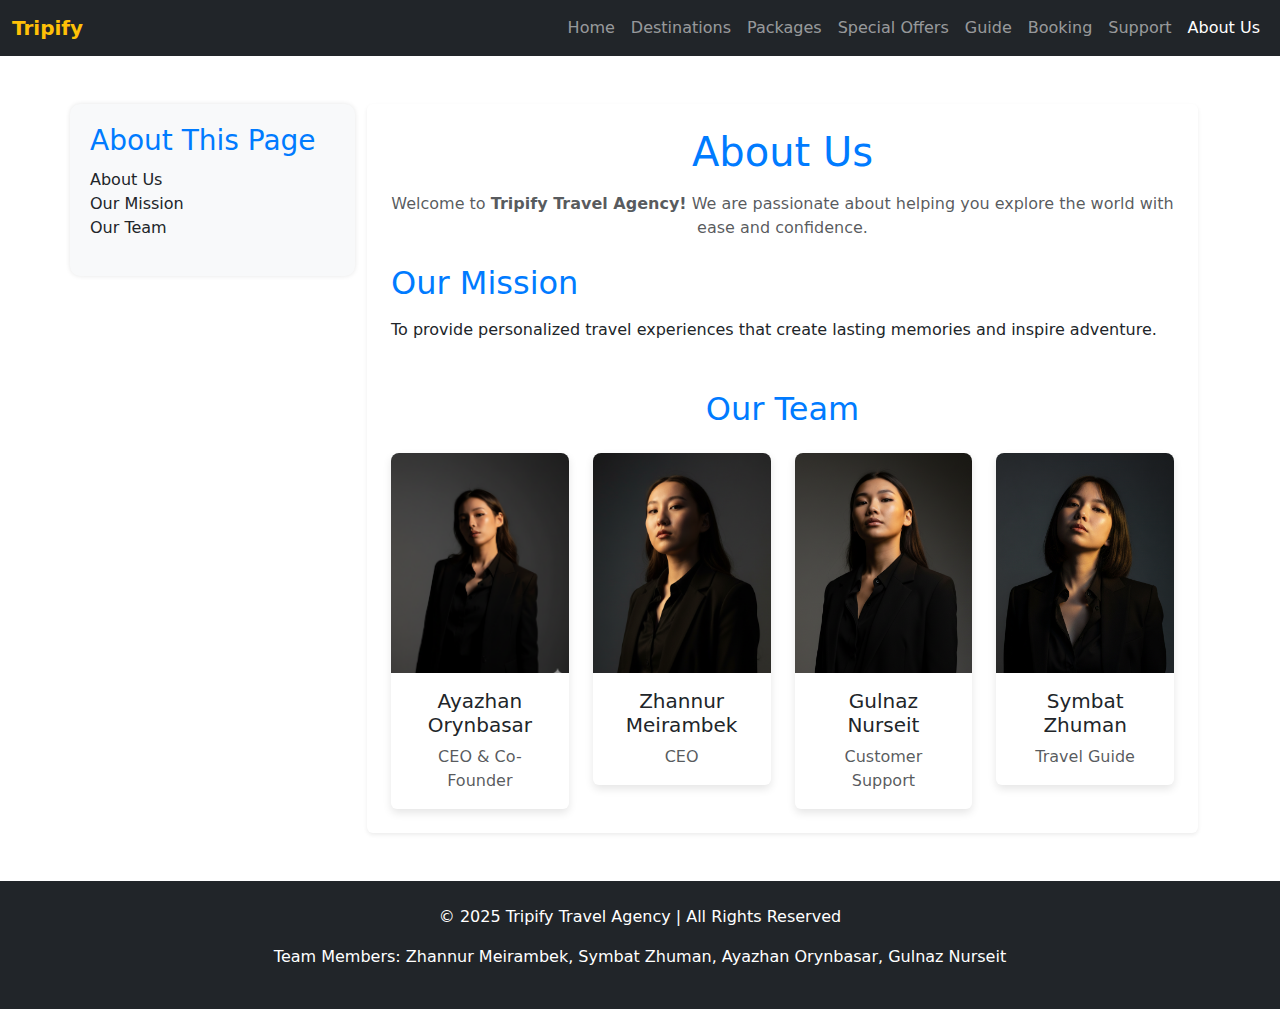
<file: aboutus.html>
<!DOCTYPE html>
<html lang="en">
<head>
  <meta charset="UTF-8" />
  <meta name="viewport" content="width=device-width, initial-scale=1" />
  <title>About Us - Tripify Travel Guide</title>

  <!-- Bootstrap -->
  <link href="https://cdn.jsdelivr.net/npm/bootstrap@5.3.3/dist/css/bootstrap.min.css" rel="stylesheet">

  <style>
    body {
      background-color: #ffffff;
    }

    h1, h2 {
      color: #007bff;
    }

    /* Sidebar style */
    .sidebar {
      background-color: #f8f9fa;
      border-radius: 10px;
      padding: 20px;
      box-shadow: 0 0 5px rgba(0, 0, 0, 0.1);
      height: fit-content;
    }

    .sidebar h3 {
      color: #007bff;
      margin-bottom: 10px;
    }

    /* Team cards */
    .card img {
      height: 220px;
      object-fit: cover;
      border-radius: 8px 8px 0 0;
    }

    .card {
      border: none;
      box-shadow: 0 4px 8px rgba(0,0,0,0.1);
      transition: transform 0.3s ease;
    }

    .card:hover {
      transform: translateY(-5px);
    }

    @media (max-width: 768px) {
      h1 { font-size: 1.8rem; }
      h2 { font-size: 1.4rem; }
    }

    @media (max-width: 576px) {
      h1 { font-size: 1.5rem; }
      h2 { font-size: 1.2rem; }
    }
  </style>
</head>

<body>
  <!-- Navbar -->
  <nav class="navbar navbar-expand-lg navbar-dark bg-dark">
    <div class="container-fluid">
      <a class="navbar-brand fw-bold text-warning" href="#">Tripify</a>
      <button class="navbar-toggler" type="button" data-bs-toggle="collapse" data-bs-target="#navbarNav"
        aria-controls="navbarNav" aria-expanded="false" aria-label="Toggle navigation">
        <span class="navbar-toggler-icon"></span>
      </button>
      <div class="collapse navbar-collapse justify-content-end" id="navbarNav">
        <ul class="navbar-nav">
          <li class="nav-item"><a class="nav-link" href="index.html">Home</a></li>
          <li class="nav-item"><a class="nav-link" href="destination.html">Destinations</a></li>
          <li class="nav-item"><a class="nav-link" href="packages.html">Packages</a></li>
          <li class="nav-item"><a class="nav-link" href="offers.html">Special Offers</a></li>
          <li class="nav-item"><a class="nav-link" href="guide.html">Guide</a></li>
          <li class="nav-item"><a class="nav-link" href="booking.html">Booking</a></li>
          <li class="nav-item"><a class="nav-link" href="support.html">Support</a></li>
          <li class="nav-item"><a class="nav-link active" href="aboutus.html">About Us</a></li>
        </ul>
      </div>
    </div>
  </nav>

  <!-- Main Layout -->
  <div class="container my-5">
    <div class="row">
      <!-- Sidebar -->
      <aside class="col-lg-3 col-md-4 mb-4 sidebar">
        <h3>About This Page</h3>
        <ul class="list-unstyled">
          <li>About Us</li>
          <li>Our Mission</li>
          <li>Our Team</li>
        </ul>
      </aside>

      <!-- Content -->
      <main class="col-lg-9 col-md-8">
        <section class="p-4 bg-white rounded shadow-sm">
          <h1 class="mb-3 text-center">About Us</h1>
          <p class="text-muted text-center">Welcome to <strong>Tripify Travel Agency!</strong> We are passionate about helping you explore the world with ease and confidence.</p>

          <h2 class="mt-4 mb-3">Our Mission</h2>
          <p>To provide personalized travel experiences that create lasting memories and inspire adventure.</p>

          <h2 class="mt-5 mb-4 text-center">Our Team</h2>
          <div class="row g-4">
            <div class="col-lg-3 col-md-6 col-sm-6">
              <div class="card text-center">
                <img src="images/ayazhan.png.png" alt="Ayazhan">
                <div class="card-body">
                  <h5 class="card-title">Ayazhan Orynbasar</h5>
                  <p class="card-text text-muted">CEO & Co-Founder</p>
                </div>
              </div>
            </div>

            <div class="col-lg-3 col-md-6 col-sm-6">
              <div class="card text-center">
                <img src="images/zhannur.png.png" alt="Zhannur">
                <div class="card-body">
                  <h5 class="card-title">Zhannur Meirambek</h5>
                  <p class="card-text text-muted">CEO</p>
                </div>
              </div>
            </div>

            <div class="col-lg-3 col-md-6 col-sm-6">
              <div class="card text-center">
                <img src="images/gulnaz.png.png" alt="Gulnaz">
                <div class="card-body">
                  <h5 class="card-title">Gulnaz Nurseit</h5>
                  <p class="card-text text-muted">Customer Support</p>
                </div>
              </div>
            </div>

            <div class="col-lg-3 col-md-6 col-sm-6">
              <div class="card text-center">
                <img src="images/symbat.png.png" alt="Symbat">
                <div class="card-body">
                  <h5 class="card-title">Symbat Zhuman</h5>
                  <p class="card-text text-muted">Travel Guide</p>
                </div>
              </div>
            </div>
          </div>
        </section>
      </main>
    </div>
  </div>

  <!-- Footer -->
  <footer class="bg-dark text-white text-center py-4 mt-5">
    <div class="container">
      <p>&copy; 2025 Tripify Travel Agency | All Rights Reserved</p>
      <p>Team Members: Zhannur Meirambek, Symbat Zhuman, Ayazhan Orynbasar, Gulnaz Nurseit</p>
    </div>
  </footer>

  <!-- Bootstrap JS -->
  <script src="https://cdn.jsdelivr.net/npm/bootstrap@5.3.3/dist/js/bootstrap.bundle.min.js"></script>
</body>
</html>
</file>
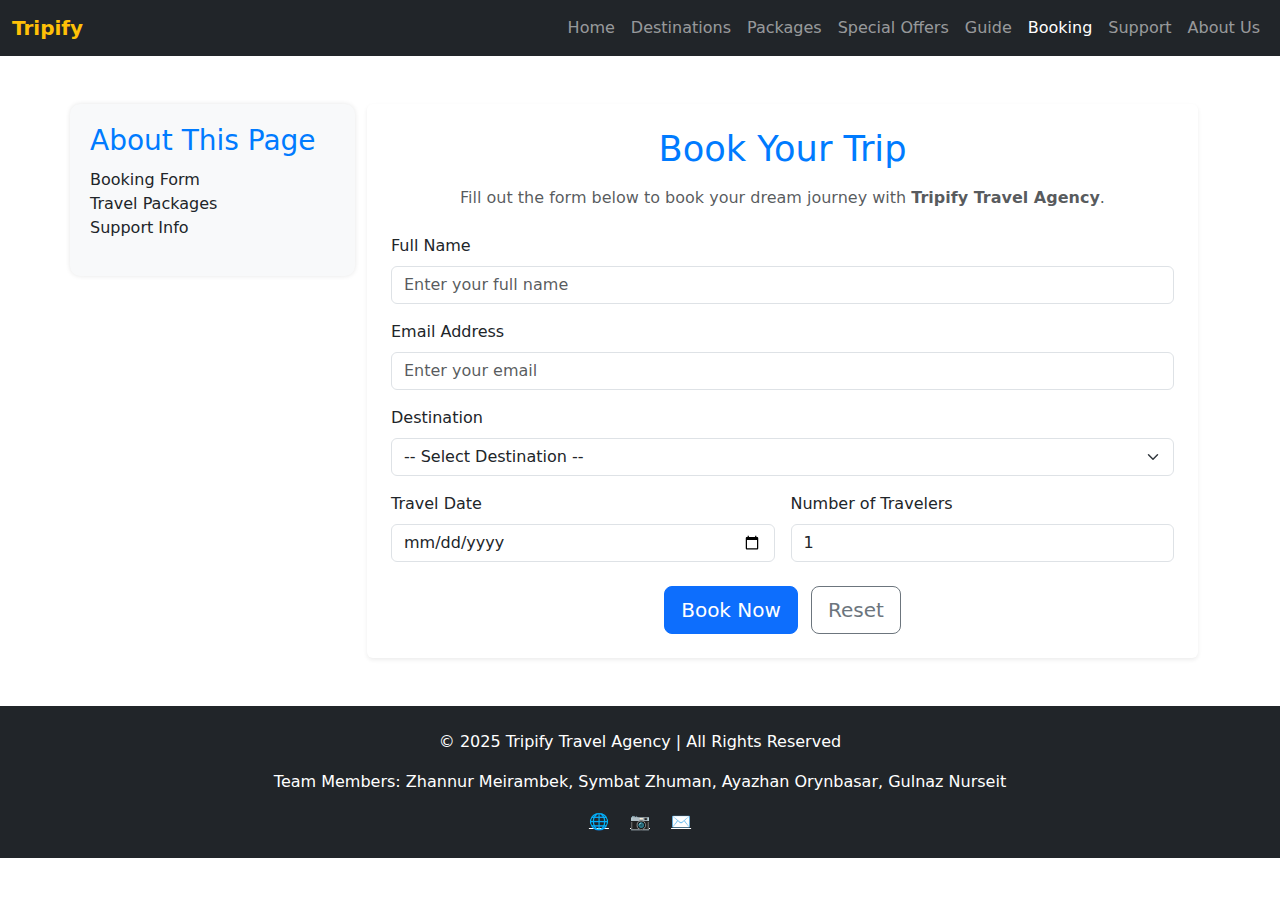
<file: booking.html>
<!DOCTYPE html>
<html lang="en">
<head>
  <meta charset="UTF-8" />
  <meta name="viewport" content="width=device-width, initial-scale=1" />
  <title>Booking - Tripify Travel Guide</title>

  <!-- ✅ Bootstrap CSS -->
  <link href="https://cdn.jsdelivr.net/npm/bootstrap@5.3.3/dist/css/bootstrap.min.css" rel="stylesheet">

  <style>
    body {
      background-color: #ffffff;
    }

    h1, h2, h3 {
      color: #007bff;
    }

    /* ✅ Sidebar Styling (same as About Us) */
    .sidebar {
      background-color: #f8f9fa;
      border-radius: 10px;
      padding: 20px;
      box-shadow: 0 0 5px rgba(0, 0, 0, 0.1);
      height: fit-content;
    }

    .sidebar h3 {
      color: #007bff;
      margin-bottom: 10px;
    }

    /* ✅ Responsive Typography */
    h1 { font-size: 2.2rem; }
    label, p { font-size: 1rem; }

    @media (max-width: 768px) {
      h1 { font-size: 1.8rem; }
      label, p { font-size: 0.95rem; }
    }

    @media (max-width: 576px) {
      h1 { font-size: 1.5rem; }
      label, p { font-size: 0.9rem; }
    }
  </style>
</head>

<body>
  <!-- ✅ Bootstrap Navbar -->
  <nav class="navbar navbar-expand-lg navbar-dark bg-dark">
    <div class="container-fluid">
      <a class="navbar-brand fw-bold text-warning" href="#">Tripify</a>
      <button class="navbar-toggler" type="button" data-bs-toggle="collapse" data-bs-target="#navbarNav"
        aria-controls="navbarNav" aria-expanded="false" aria-label="Toggle navigation">
        <span class="navbar-toggler-icon"></span>
      </button>

      <div class="collapse navbar-collapse justify-content-end" id="navbarNav">
        <ul class="navbar-nav">
          <li class="nav-item"><a class="nav-link" href="index.html">Home</a></li>
          <li class="nav-item"><a class="nav-link" href="destination.html">Destinations</a></li>
          <li class="nav-item"><a class="nav-link" href="packages.html">Packages</a></li>
          <li class="nav-item"><a class="nav-link" href="offers.html">Special Offers</a></li>
          <li class="nav-item"><a class="nav-link" href="guide.html">Guide</a></li>
          <li class="nav-item"><a class="nav-link active" href="booking.html">Booking</a></li>
          <li class="nav-item"><a class="nav-link" href="support.html">Support</a></li>
          <li class="nav-item"><a class="nav-link" href="aboutus.html">About Us</a></li>
        </ul>
      </div>
    </div>
  </nav>

  <!-- ✅ Main Layout -->
  <div class="container my-5">
    <div class="row">
      <!-- Sidebar -->
      <aside class="col-lg-3 col-md-4 mb-4 sidebar">
        <h3>About This Page</h3>
        <ul class="list-unstyled">
          <li>Booking Form</li>
          <li>Travel Packages</li>
          <li>Support Info</li>
        </ul>
      </aside>

      <!-- Main Booking Section -->
      <main class="col-lg-9 col-md-8">
        <section class="p-4 bg-white rounded shadow-sm">
          <h1 class="text-center mb-3">Book Your Trip</h1>
          <p class="text-center text-muted mb-4">
            Fill out the form below to book your dream journey with <strong>Tripify Travel Agency</strong>.
          </p>

          <!-- ✅ Bootstrap Booking Form -->
          <form class="mt-3">
            <div class="mb-3">
              <label for="name" class="form-label">Full Name</label>
              <input type="text" class="form-control" id="name" placeholder="Enter your full name" required>
            </div>

            <div class="mb-3">
              <label for="email" class="form-label">Email Address</label>
              <input type="email" class="form-control" id="email" placeholder="Enter your email" required>
            </div>

            <div class="mb-3">
              <label for="destination" class="form-label">Destination</label>
              <select id="destination" class="form-select" required>
                <option value="">-- Select Destination --</option>
                <option value="tokyo">Tokyo</option>
                <option value="sydney">Sydney</option>
                <option value="dubai">Dubai</option>
                <option value="paris">Paris</option>
                <option value="maldives">Maldives</option>
                <option value="rome">Rome</option>
                <option value="istanbul">Istanbul</option>
                <option value="newyork">New York</option>
              </select>
            </div>

            <div class="row g-3">
              <div class="col-md-6">
                <label for="date" class="form-label">Travel Date</label>
                <input type="date" class="form-control" id="date" required>
              </div>

              <div class="col-md-6">
                <label for="people" class="form-label">Number of Travelers</label>
                <input type="number" class="form-control" id="people" min="1" max="20" value="1" required>
              </div>
            </div>

            <div class="mt-4 text-center">
              <button type="submit" class="btn btn-primary btn-lg">Book Now</button>
              <button type="reset" class="btn btn-outline-secondary btn-lg ms-2">Reset</button>
            </div>
          </form>
        </section>
      </main>
    </div>
  </div>

  <!-- ✅ Footer -->
  <footer class="bg-dark text-white text-center py-4 mt-5">
    <div class="container">
      <p>&copy; 2025 Tripify Travel Agency | All Rights Reserved</p>
      <p>Team Members: Zhannur Meirambek, Symbat Zhuman, Ayazhan Orynbasar, Gulnaz Nurseit</p>
      <div>
        <a href="#" class="text-white mx-2">🌐</a>
        <a href="#" class="text-white mx-2">📷</a>
        <a href="#" class="text-white mx-2">✉️</a>
      </div>
    </div>
  </footer>

  <!-- ✅ Bootstrap JS -->
  <script src="https://cdn.jsdelivr.net/npm/bootstrap@5.3.3/dist/js/bootstrap.bundle.min.js"></script>
</body>
</html>
</file>
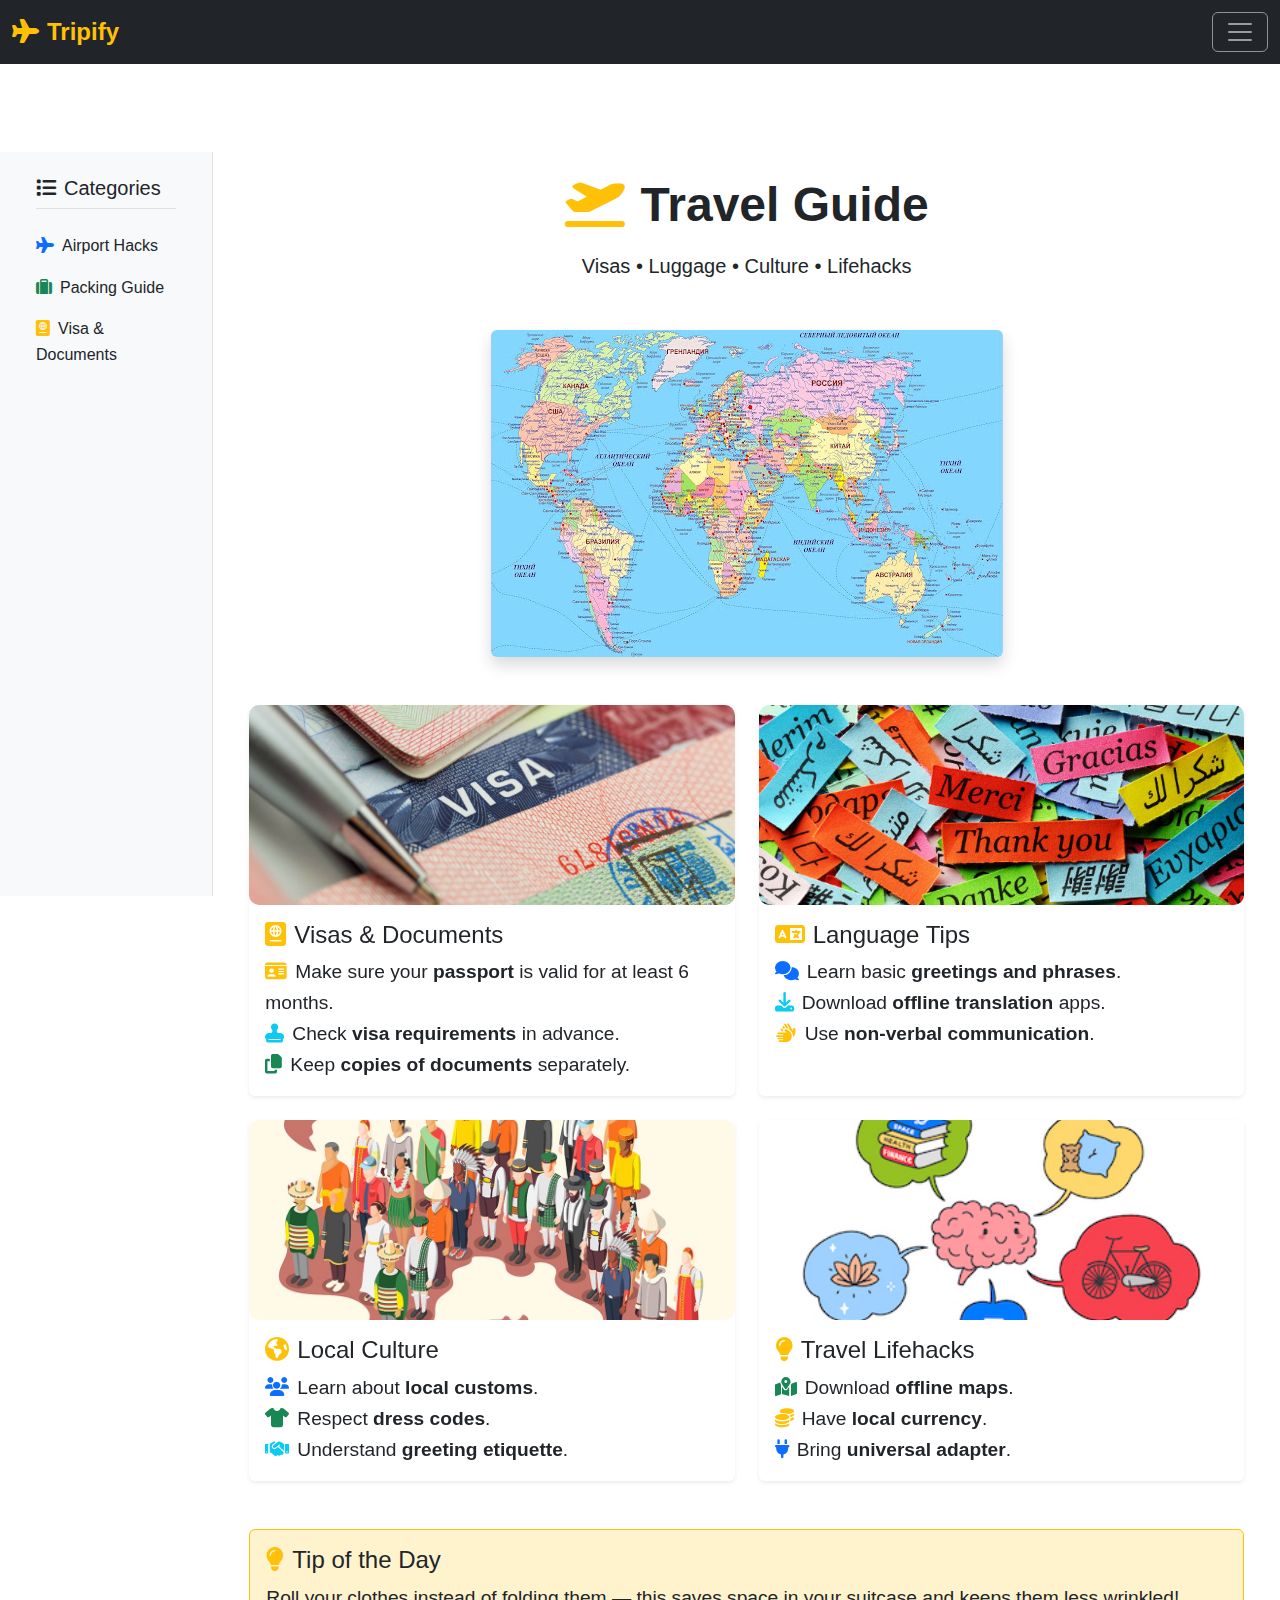
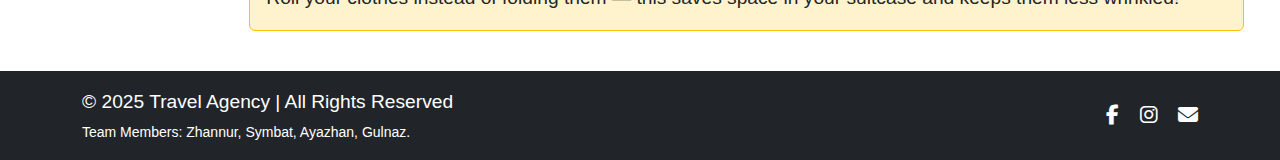
<file: guide.html>
<!DOCTYPE html>
<html lang="en">
<head>
  <meta charset="UTF-8">
  <meta name="viewport" content="width=device-width, initial-scale=1.0">
  <title>Travel Guide - Tripify</title>
  <!-- Bootstrap CSS -->
  <link href="https://cdn.jsdelivr.net/npm/bootstrap@5.3.2/dist/css/bootstrap.min.css" rel="stylesheet">
  <!-- Font Awesome -->
  <link rel="stylesheet" href="https://cdnjs.cloudflare.com/ajax/libs/font-awesome/6.5.0/css/all.min.css">
  <link rel="stylesheet" href="style.css">
</head>
<body class="d-flex flex-column min-vh-100">
  <!-- Navigation - ФИКСИРОВАННАЯ -->
<nav class="navbar navbar-dark bg-dark fixed-top">
    <div class="container-fluid">
      <a class="navbar-brand fw-bold text-warning" href="#">
        <i class="fas fa-plane me-2"></i>Tripify
      </a>
      <!-- БУРГЕР МЕНЮ - ВСЕГДА ВИДИМ -->
      <button class="navbar-toggler" type="button" data-bs-toggle="collapse" data-bs-target="#navbarContent" 
              aria-controls="navbarContent" aria-expanded="false" aria-label="Toggle navigation">
        <span class="navbar-toggler-icon"></span>
      </button>
      <div class="collapse navbar-collapse text-end" id="navbarContent">
        <ul class="navbar-nav ms-auto">
          <li class="nav-item"><a class="nav-link text-white" href="index.html">Home</a></li>
          <li class="nav-item"><a class="nav-link text-white" href="destination.html">Destinations</a></li>
          <li class="nav-item"><a class="nav-link text-white" href="packages.html">Packages</a></li>
          <li class="nav-item"><a class="nav-link text-white" href="offers.html">Special Offers</a></li>
          <li class="nav-item"><a class="nav-link text-white active" href="guide.html">Guide</a></li>
          <li class="nav-item"><a class="nav-link text-white" href="booking.html">Booking</a></li>
          <li class="nav-item"><a class="nav-link text-white" href="support.html">Support</a></li>
          <li class="nav-item"><a class="nav-link text-white" href="aboutus.html">About Us</a></li>
        </ul>
      </div>
    </div>
  </nav>

  <!-- Main Content with Padding for Fixed Navbar -->
  <main class="flex-grow-1" style="padding-top: 76px;">
    <div class="container-fluid">
      <div class="row">
        <!-- Sidebar -->
        <aside class="col-lg-2 col-md-3 bg-light sidebar-fullheight">
          <div class="p-4">
            <h3 class="h5 mb-4 text-dark border-bottom pb-2">
              <i class="fas fa-list me-2"></i>Categories
            </h3>
            <ul class="list-unstyled">
              <li class="mb-3">
                <a href="#" class="text-dark text-decoration-none">
                  <i class="fas fa-plane text-primary me-2"></i>Airport Hacks
                </a>
              </li>
              <li class="mb-3">
                <a href="#" class="text-dark text-decoration-none">
                  <i class="fas fa-suitcase text-success me-2"></i>Packing Guide
                </a>
              </li>
              <li class="mb-3">
                <a href="#" class="text-dark text-decoration-none">
                  <i class="fas fa-passport text-warning me-2"></i>Visa & Documents
                </a>
              </li>
            </ul>
          </div>
        </aside>

        <!-- Main Content -->
        <div class="col-lg-10 col-md-9">
          <div class="p-4">
            <!-- Header -->
            <section class="text-center mb-5">
              <h1 class="display-5 fw-bold text-dark mb-3">
                <i class="fas fa-plane-departure text-warning me-3"></i>Travel Guide
              </h1>
              <p class="lead text-dark">Visas • Luggage • Culture • Lifehacks</p>
            </section>

            <!-- Hero Image -->
            <section class="text-center mb-5">
              <img src="images/unnamed karta.jpg" alt="Travel Map" class="img-fluid rounded shadow" style="max-height: 400px; width: auto;">
            </section>
            
            <!-- Cards Grid -->
            <div class="row g-4">
              <!-- Visas Card -->
              <div class="col-xl-6 col-lg-6">
                <div class="card h-100 shadow-sm border-0">
                  <img src="images/паспорт.png" class="card-img-top" alt="Visas" style="height: 200px; object-fit: cover;">
                  <div class="card-body">
                    <h2 class="card-title h4 text-dark">
                      <i class="fas fa-passport text-warning me-2"></i>Visas & Documents
                    </h2>
                    <p class="card-text text-dark">
                      <i class="fas fa-id-card text-warning me-2"></i>Make sure your <b>passport</b> is valid for at least 6 months.<br>
                      <i class="fas fa-stamp text-info me-2"></i>Check <b>visa requirements</b> in advance.<br>
                      <i class="fas fa-copy text-success me-2"></i>Keep <b>copies of documents</b> separately.
                    </p>
                  </div>
                </div>
              </div>

              <!-- Language Card -->
              <div class="col-xl-6 col-lg-6">
                <div class="card h-100 shadow-sm border-0">
                  <img src="images/иностранные-языки.jpg" class="card-img-top" alt="Language" style="height: 200px; object-fit: cover;">
                  <div class="card-body">
                    <h2 class="card-title h4 text-dark">
                      <i class="fas fa-language text-warning me-2"></i>Language Tips
                    </h2>
                    <p class="card-text text-dark">
                      <i class="fas fa-comments text-primary me-2"></i>Learn basic <b>greetings and phrases</b>.<br>
                      <i class="fas fa-download text-info me-2"></i>Download <b>offline translation</b> apps.<br>
                      <i class="fas fa-hands text-warning me-2"></i>Use <b>non-verbal communication</b>.
                    </p>
                  </div>
                </div>
              </div>

              <!-- Culture Card -->
              <div class="col-xl-6 col-lg-6">
                <div class="card h-100 shadow-sm border-0">
                  <img src="images/Cultural.jpg" class="card-img-top" alt="Culture" style="height: 200px; object-fit: cover;">
                  <div class="card-body">
                    <h2 class="card-title h4 text-dark">
                      <i class="fas fa-globe-americas text-warning me-2"></i>Local Culture
                    </h2>
                    <p class="card-text text-dark">
                      <i class="fas fa-users text-primary me-2"></i>Learn about <b>local customs</b>.<br>
                      <i class="fas fa-tshirt text-success me-2"></i>Respect <b>dress codes</b>.<br>
                      <i class="fas fa-handshake text-info me-2"></i>Understand <b>greeting etiquette</b>.
                    </p>
                  </div>
                </div>
              </div>

              <!-- Lifehacks Card -->
              <div class="col-xl-6 col-lg-6">
                <div class="card h-100 shadow-sm border-0">
                  <img src="images/лайфхак.jpg" class="card-img-top" alt="Lifehacks" style="height: 200px; object-fit: cover;">
                  <div class="card-body">
                    <h2 class="card-title h4 text-dark">
                      <i class="fas fa-lightbulb text-warning me-2"></i>Travel Lifehacks
                    </h2>
                    <p class="card-text text-dark">
                      <i class="fas fa-map-marked-alt text-success me-2"></i>Download <b>offline maps</b>.<br>
                      <i class="fas fa-coins text-warning me-2"></i>Have <b>local currency</b>.<br>
                      <i class="fas fa-plug text-primary me-2"></i>Bring <b>universal adapter</b>.
                    </p>
                  </div>
                </div>
              </div>
            </div>

            <!-- Tip of the Day -->
            <div class="alert alert-warning border-warning mt-5">
              <h4 class="alert-heading text-dark mb-2">
                <i class="fas fa-lightbulb text-warning me-2"></i>Tip of the Day
              </h4>
              <p class="text-dark mb-0">Roll your clothes instead of folding them — this saves space in your suitcase and keeps them less wrinkled!</p>
            </div>
          </div>
        </div>
      </div>
    </div>
  </main>

  <!-- Footer - ФИКСИРОВАННЫЙ -->
  <footer class="bg-dark text-white py-3 mt-auto">
    <div class="container">
      <div class="row align-items-center">
        <div class="col-md-6 text-center text-md-start">
          <p class="mb-1 text-white">&copy; 2025 Travel Agency | All Rights Reserved</p>
          <p class="mb-0 small text-white">Team Members: Zhannur, Symbat, Ayazhan, Gulnaz.</p>
        </div>
        <div class="col-md-6 text-center text-md-end">
          <div class="social-links">
            <a href="#" class="text-white me-3"><i class="fab fa-facebook-f fa-lg"></i></a>
            <a href="#" class="text-white me-3"><i class="fab fa-instagram fa-lg"></i></a>
            <a href="#" class="text-white"><i class="fas fa-envelope fa-lg"></i></a>
          </div>
        </div>
      </div>
    </div>
  </footer>

  <!-- Bootstrap JS -->
  <script src="https://cdn.jsdelivr.net/npm/bootstrap@5.3.2/dist/js/bootstrap.bundle.min.js"></script>
</body>
</html>
</file>
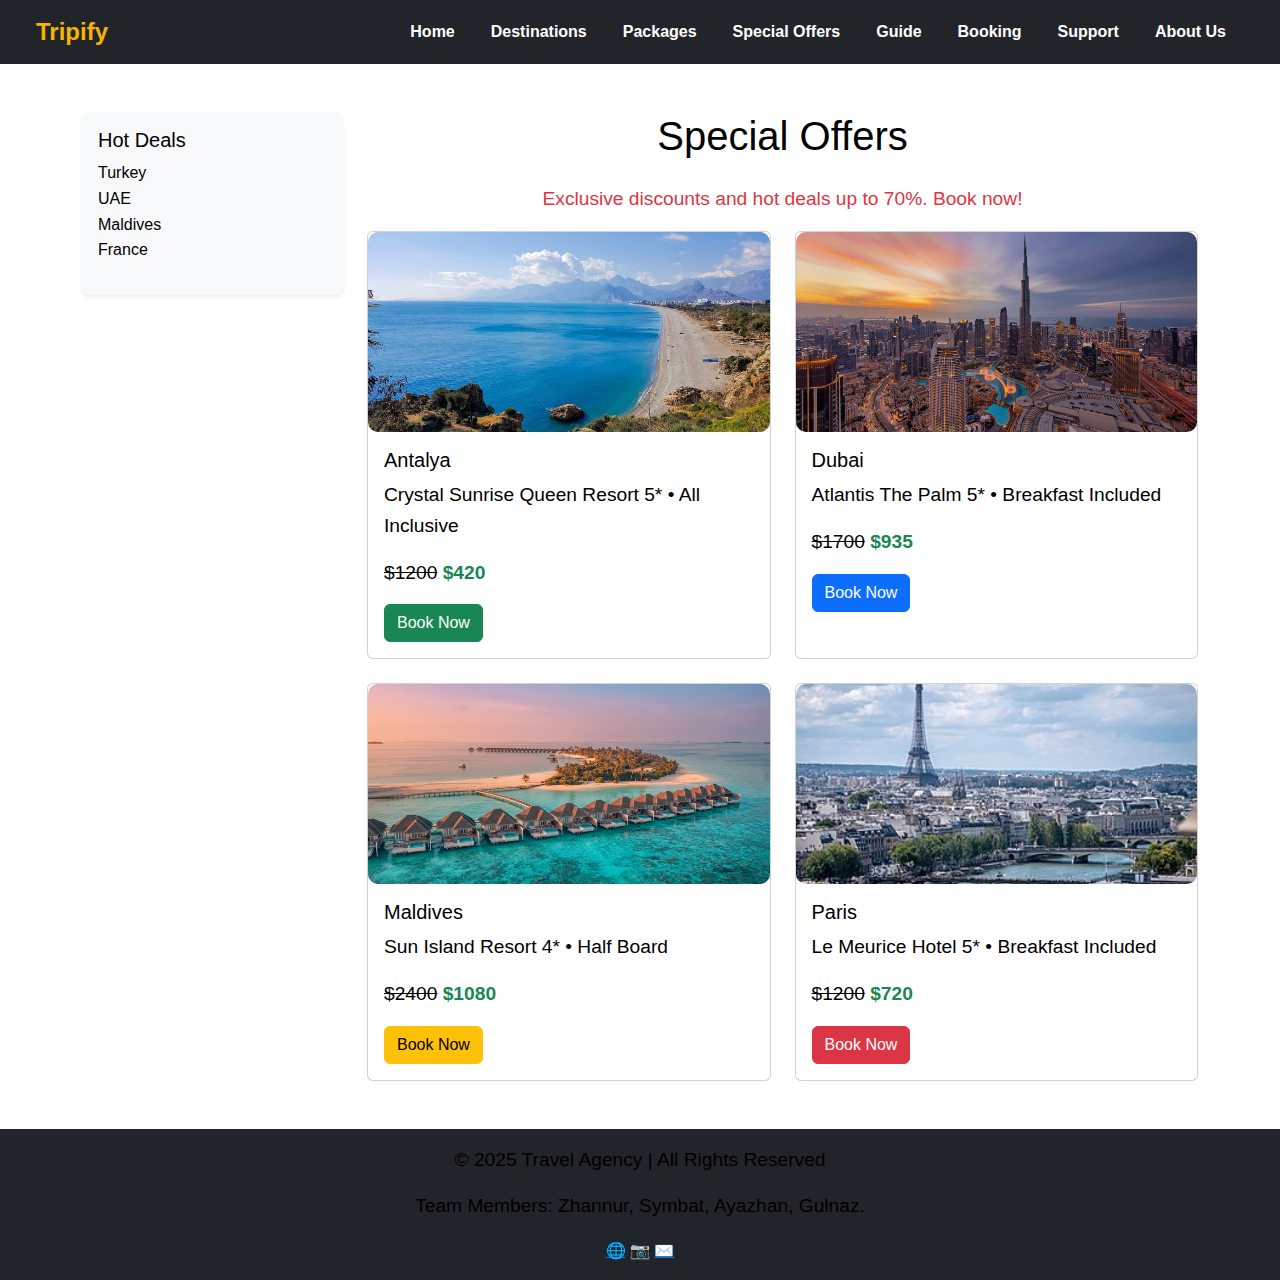
<file: offers.html>
<!DOCTYPE html>
<html lang="en">
<head>
  <meta charset="UTF-8">
  <meta name="viewport" content="width=device-width, initial-scale=1.0">
  <title>Special Offers</title>
  <link href="https://cdn.jsdelivr.net/npm/bootstrap@5.3.2/dist/css/bootstrap.min.css" rel="stylesheet">
  <link rel="stylesheet" href="style.css">
</head>
<body>

<nav class="navbar navbar-expand-lg navbar-dark bg-dark px-4">
  <div class="container-fluid">
    <a class="navbar-brand fw-bold" href="#" style="color:#f4b400;">Tripify</a>


    <button class="navbar-toggler" type="button" data-bs-toggle="collapse" data-bs-target="#navbarNav" 
            aria-controls="navbarNav" aria-expanded="false" aria-label="Toggle navigation">
      <span class="navbar-toggler-icon"></span>
    </button>


    <div class="collapse navbar-collapse justify-content-end" id="navbarNav">
      <ul class="navbar-nav">
        <li class="nav-item"><a class="nav-link fw-semibold" href="index.html">Home</a></li>
        <li class="nav-item"><a class="nav-link fw-semibold" href="destination.html">Destinations</a></li>
        <li class="nav-item"><a class="nav-link fw-semibold" href="packages.html">Packages</a></li>
        <li class="nav-item"><a class="nav-link fw-semibold" href="offers.html">Special Offers</a></li>
        <li class="nav-item"><a class="nav-link fw-semibold" href="guide.html">Guide</a></li>
        <li class="nav-item"><a class="nav-link fw-semibold" href="booking.html">Booking</a></li>
        <li class="nav-item"><a class="nav-link fw-semibold" href="support.html">Support</a></li>
        <li class="nav-item"><a class="nav-link fw-semibold" href="aboutus.html">About Us</a></li>
      </ul>
    </div>
  </div>
</nav>



<main class="container my-5">
  <div class="row">

    <aside class="col-lg-3 col-md-4 mb-4">
      <div class="bg-light p-3 rounded shadow-sm">
        <h3 class="h5">Hot Deals</h3>
        <ul class="list-unstyled">
          <li>Turkey</li>
          <li>UAE</li>
          <li>Maldives</li>
          <li>France</li>
        </ul>
      </div>
    </aside>


    <section class="col-lg-9 col-md-8">
      <h1 class="text-center mb-4">Special Offers</h1>
      <p class="text-center text-danger">Exclusive discounts and hot deals up to 70%. Book now!</p>

      <div class="row g-4">

        <div class="col-sm-12 col-md-6">
          <div class="card h-100">
            <img src="images/antalya.jpg" class="card-img-top" alt="Antalya Beach">
            <div class="card-body">
              <h5 class="card-title">Antalya</h5>
              <p class="card-text">Crystal Sunrise Queen Resort 5* • All Inclusive</p>
              <p><del>$1200</del> <strong class="text-success">$420</strong></p>
              <a href="#" class="btn btn-success">Book Now</a>
            </div>
          </div>
        </div>


        <div class="col-sm-12 col-md-6">
          <div class="card h-100">
            <img src="images/dubai.jpg" class="card-img-top" alt="Dubai Skyline">
            <div class="card-body">
              <h5 class="card-title">Dubai</h5>
              <p class="card-text">Atlantis The Palm 5* • Breakfast Included</p>
              <p><del>$1700</del> <strong class="text-success">$935</strong></p>
              <a href="#" class="btn btn-primary">Book Now</a>
            </div>
          </div>
        </div>


        <div class="col-sm-12 col-md-6">
          <div class="card h-100">
            <img src="images/maldives.jpg" class="card-img-top" alt="Maldives Resort">
            <div class="card-body">
              <h5 class="card-title">Maldives</h5>
              <p class="card-text">Sun Island Resort 4* • Half Board</p>
              <p><del>$2400</del> <strong class="text-success">$1080</strong></p>
              <a href="#" class="btn btn-warning">Book Now</a>
            </div>
          </div>
        </div>


        <div class="col-sm-12 col-md-6">
          <div class="card h-100">
            <img src="images/paris.jpg" class="card-img-top" alt="Eiffel Tower Paris">
            <div class="card-body">
              <h5 class="card-title">Paris</h5>
              <p class="card-text">Le Meurice Hotel 5* • Breakfast Included</p>
              <p><del>$1200</del> <strong class="text-success">$720</strong></p>
              <a href="#" class="btn btn-danger">Book Now</a>
            </div>
          </div>
        </div>
      </div>
    </section>
  </div>
</main>


<footer class="bg-dark text-white text-center p-3">
  <p>&copy; 2025 Travel Agency | All Rights Reserved</p>
  <p>Team Members: Zhannur, Symbat, Ayazhan, Gulnaz.</p>
  <div class="socials">
                <a href="#">🌐</a>
                <a href="#">📷</a>
                <a href="#">✉️</a>
            </div>
</footer>

<script src="https://cdn.jsdelivr.net/npm/bootstrap@5.3.2/dist/js/bootstrap.bundle.min.js"></script>
</body>
</html>
</file>
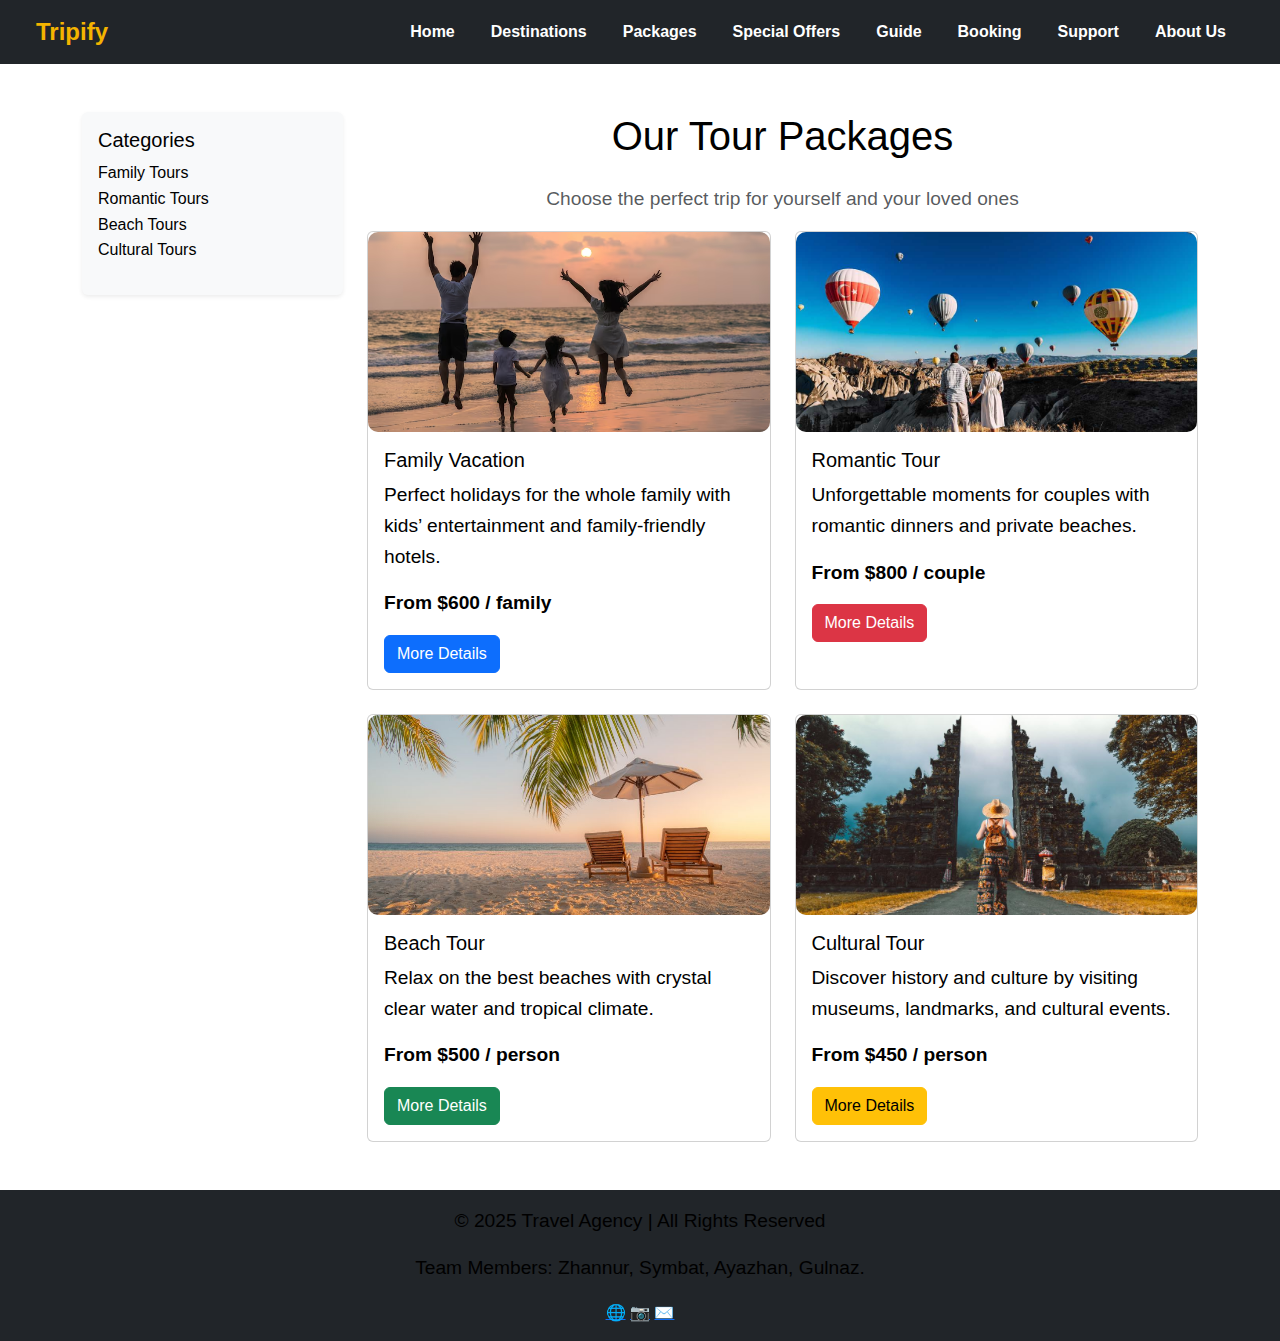
<file: packages.html>
<!DOCTYPE html>
<html lang="en">
<head>
  <meta charset="UTF-8">
  <meta name="viewport" content="width=device-width, initial-scale=1.0">
  <title>Tour Packages</title>
  <link href="https://cdn.jsdelivr.net/npm/bootstrap@5.3.2/dist/css/bootstrap.min.css" rel="stylesheet">
  <link rel="stylesheet" href="style.css">
</head>
<body>

<nav class="navbar navbar-expand-lg navbar-dark bg-dark px-4">
  <div class="container-fluid">

    <a class="navbar-brand fw-bold" href="#" style="color:#f4b400;">Tripify</a>


    <button class="navbar-toggler" type="button" data-bs-toggle="collapse" data-bs-target="#navbarNav" 
            aria-controls="navbarNav" aria-expanded="false" aria-label="Toggle navigation">
      <span class="navbar-toggler-icon"></span>
    </button>


    <div class="collapse navbar-collapse justify-content-end" id="navbarNav">
      <ul class="navbar-nav">
        <li class="nav-item"><a class="nav-link fw-semibold" href="index.html">Home</a></li>
        <li class="nav-item"><a class="nav-link fw-semibold" href="destination.html">Destinations</a></li>
        <li class="nav-item"><a class="nav-link fw-semibold" href="packages.html">Packages</a></li>
        <li class="nav-item"><a class="nav-link fw-semibold" href="offers.html">Special Offers</a></li>
        <li class="nav-item"><a class="nav-link fw-semibold" href="guide.html">Guide</a></li>
        <li class="nav-item"><a class="nav-link fw-semibold" href="booking.html">Booking</a></li>
        <li class="nav-item"><a class="nav-link fw-semibold" href="support.html">Support</a></li>
        <li class="nav-item"><a class="nav-link fw-semibold" href="aboutus.html">About Us</a></li>
      </ul>
    </div>
  </div>
</nav>



<main class="container my-5">
  <div class="row">

    <aside class="col-lg-3 col-md-4 mb-4">
      <div class="bg-light p-3 rounded shadow-sm">
        <h3 class="h5">Categories</h3>
        <ul class="list-unstyled">
          <li>Family Tours</li>
          <li>Romantic Tours</li>
          <li>Beach Tours</li>
          <li>Cultural Tours</li>
        </ul>
      </div>
    </aside>

    <section class="col-lg-9 col-md-8">
      <h1 class="text-center mb-4">Our Tour Packages</h1>
      <p class="text-center text-muted">Choose the perfect trip for yourself and your loved ones</p>

      <div class="row g-4">
        
        <div class="col-sm-12 col-md-6">
          <div class="card h-100">
            <img src="images/family.jpg" class="card-img-top" alt="Family Tour">
            <div class="card-body">
              <h5 class="card-title">Family Vacation</h5>
              <p class="card-text">Perfect holidays for the whole family with kids’ entertainment and family-friendly hotels.</p>
              <p><strong>From $600 / family</strong></p>
              <a href="#" class="btn btn-primary">More Details</a>
            </div>
          </div>
        </div>

        
        <div class="col-sm-12 col-md-6">
          <div class="card h-100">
            <img src="images/romantic.jpg" class="card-img-top" alt="Romantic Tour">
            <div class="card-body">
              <h5 class="card-title">Romantic Tour</h5>
              <p class="card-text">Unforgettable moments for couples with romantic dinners and private beaches.</p>
              <p><strong>From $800 / couple</strong></p>
              <a href="#" class="btn btn-danger">More Details</a>
            </div>
          </div>
        </div>

        
        <div class="col-sm-12 col-md-6">
          <div class="card h-100">
            <img src="images/beach.jpg" class="card-img-top" alt="Beach Tour">
            <div class="card-body">
              <h5 class="card-title">Beach Tour</h5>
              <p class="card-text">Relax on the best beaches with crystal clear water and tropical climate.</p>
              <p><strong>From $500 / person</strong></p>
              <a href="#" class="btn btn-success">More Details</a>
            </div>
          </div>
        </div>

      
        <div class="col-sm-12 col-md-6">
          <div class="card h-100">
            <img src="images/culture.jpg" class="card-img-top" alt="Cultural Tour">
            <div class="card-body">
              <h5 class="card-title">Cultural Tour</h5>
              <p class="card-text">Discover history and culture by visiting museums, landmarks, and cultural events.</p>
              <p><strong>From $450 / person</strong></p>
              <a href="#" class="btn btn-warning">More Details</a>
            </div>
          </div>
        </div>
      </div>

      </div>
    </section>
  </div>
</main>


<footer class="bg-dark text-white text-center p-3">
  <p>&copy; 2025 Travel Agency | All Rights Reserved</p>
  <p>Team Members: Zhannur, Symbat, Ayazhan, Gulnaz.</p>
  <div class="socials">
                <a href="#">🌐</a>
                <a href="#">📷</a>
                <a href="#">✉️</a>
            </div>
</footer>

<script src="https://cdn.jsdelivr.net/npm/bootstrap@5.3.2/dist/js/bootstrap.bundle.min.js"></script>
</body>
</html>
</file>
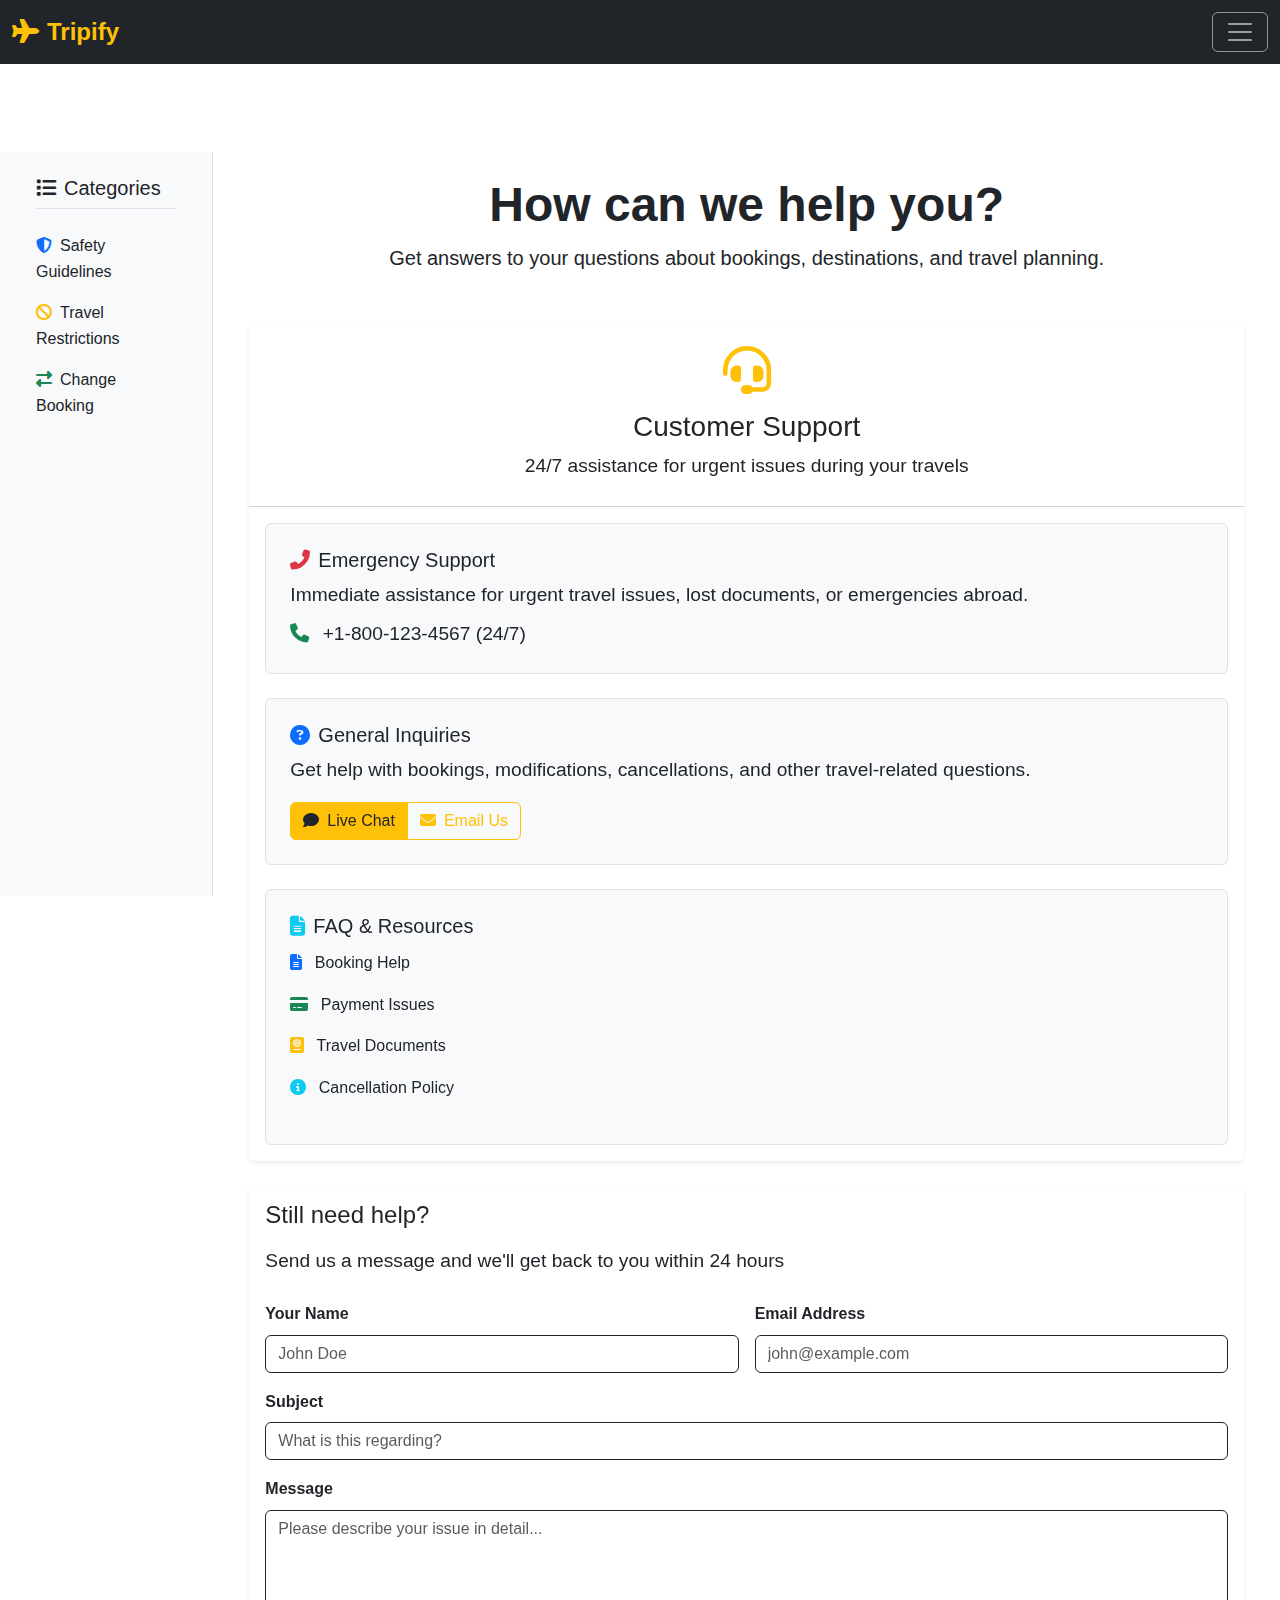
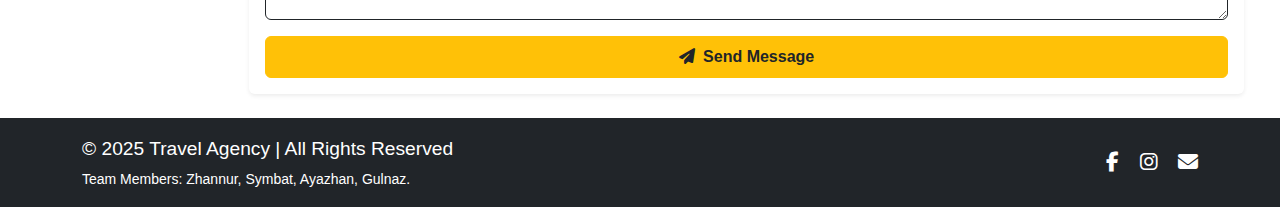
<file: support.html>
<!DOCTYPE html>
<html lang="en">
<head>
  <meta charset="UTF-8">
  <meta name="viewport" content="width=device-width, initial-scale=1.0">
  <title>Support Center - Tripify</title>

  <!-- Bootstrap CSS -->
  <link href="https://cdn.jsdelivr.net/npm/bootstrap@5.3.2/dist/css/bootstrap.min.css" rel="stylesheet">
  <!-- Font Awesome -->
  <link rel="stylesheet" href="https://cdnjs.cloudflare.com/ajax/libs/font-awesome/6.5.0/css/all.min.css">
  <!-- Ваши стили (тот же файл, что у Guide) -->
  <link rel="stylesheet" href="style.css">
</head>
<body class="d-flex flex-column min-vh-100">

  <!-- === NAVBAR exactly like Guide (only one navbar!) === -->
  <nav class="navbar navbar-dark bg-dark fixed-top">
    <div class="container-fluid">
      <a class="navbar-brand fw-bold text-warning" href="#">
        <i class="fas fa-plane me-2"></i>Tripify
      </a>

      <!-- БУРГЕР (право) -->
      <button class="navbar-toggler" type="button" data-bs-toggle="collapse" data-bs-target="#navbarContent" 
              aria-controls="navbarContent" aria-expanded="false" aria-label="Toggle navigation">
        <span class="navbar-toggler-icon"></span>
      </button>

      <div class="collapse navbar-collapse text-end" id="navbarContent">
        <ul class="navbar-nav ms-auto">
          <li class="nav-item"><a class="nav-link text-white" href="index.html">Home</a></li>
          <li class="nav-item"><a class="nav-link text-white" href="destination.html">Destinations</a></li>
          <li class="nav-item"><a class="nav-link text-white" href="packages.html">Packages</a></li>
          <li class="nav-item"><a class="nav-link text-white" href="offers.html">Special Offers</a></li>
          <li class="nav-item"><a class="nav-link text-white active" href="guide.html">Guide</a></li>
          <li class="nav-item"><a class="nav-link text-white" href="booking.html">Booking</a></li>
          <li class="nav-item"><a class="nav-link text-white" href="support.html">Support</a></li>
          <li class="nav-item"><a class="nav-link text-white" href="aboutus.html">About Us</a></li>
        </ul>
      </div>
    </div>
  </nav>
  <!-- === end navbar === -->

  <!-- Main Content with Padding for Fixed Navbar -->
  <main class="flex-grow-1" style="padding-top: 76px;">
    <div class="container-fluid">
      <div class="row">
        <!-- Sidebar -->
        <aside class="col-lg-2 col-md-3 bg-light sidebar-fullheight">
          <div class="p-4">
            <h3 class="h5 mb-4 text-dark border-bottom pb-2">
              <i class="fas fa-list me-2"></i>Categories
            </h3>
            <ul class="list-unstyled">
              <li class="mb-3">
                <a href="#" class="text-dark text-decoration-none">
                  <i class="fas fa-shield-alt text-primary me-2"></i>Safety Guidelines
                </a>
              </li>
              <li class="mb-3">
                <a href="#" class="text-dark text-decoration-none">
                  <i class="fas fa-ban text-warning me-2"></i>Travel Restrictions
                </a>
              </li>
              <li class="mb-3">
                <a href="#" class="text-dark text-decoration-none">
                  <i class="fas fa-exchange-alt text-success me-2"></i>Change Booking
                </a>
              </li>
            </ul>
          </div>
        </aside>

        <!-- Main Content -->
        <div class="col-lg-10 col-md-9">
          <div class="p-4">
            <section class="text-center mb-5">
              <h1 class="display-5 fw-bold text-dark">How can we help you?</h1>
              <p class="lead text-dark">Get answers to your questions about bookings, destinations, and travel planning.</p>
            </section>

            <!-- Support Card -->
            <div class="card shadow-sm border-0 mb-4">
              <div class="card-header bg-transparent text-center py-4">
                <i class="fas fa-headset fa-3x text-warning mb-3"></i>
                <h2 class="card-title h3 text-dark">Customer Support</h2>
                <p class="card-text text-dark">24/7 assistance for urgent issues during your travels</p>
              </div>

              <div class="card-body">
                <!-- Emergency Support -->
                <div class="border rounded p-4 mb-4 bg-light">
                  <h3 class="h5 text-dark"><i class="fas fa-phone-alt text-danger me-2"></i>Emergency Support</h3>
                  <p class="mb-2 text-dark">Immediate assistance for urgent travel issues, lost documents, or emergencies abroad.</p>
                  <p class="mb-0 text-dark"><i class="fas fa-phone text-success me-2"></i> +1-800-123-4567 (24/7)</p>
                </div>

                <!-- General Inquiries -->
                <div class="border rounded p-4 mb-4 bg-light">
                  <h3 class="h5 text-dark"><i class="fas fa-question-circle text-primary me-2"></i>General Inquiries</h3>
                  <p class="mb-3 text-dark">Get help with bookings, modifications, cancellations, and other travel-related questions.</p>
                  <!-- Button Group -->
                  <div class="btn-group" role="group">
                    <button class="btn btn-warning text-dark">
                      <i class="fas fa-comment me-2"></i>Live Chat
                    </button>
                    <button class="btn btn-outline-warning">
                      <i class="fas fa-envelope me-2"></i>Email Us
                    </button>
                  </div>
                </div>

                <!-- FAQ -->
                <div class="border rounded p-4 bg-light">
                  <h3 class="h5 text-dark"><i class="fas fa-file-alt text-info me-2"></i>FAQ & Resources</h3>
                  <ul class="list-unstyled">
                    <li class="mb-2 py-1 text-dark"><i class="fas fa-file-alt text-primary me-2"></i> Booking Help</li>
                    <li class="mb-2 py-1 text-dark"><i class="fas fa-credit-card text-success me-2"></i> Payment Issues</li>
                    <li class="mb-2 py-1 text-dark"><i class="fas fa-passport text-warning me-2"></i> Travel Documents</li>
                    <li class="py-1 text-dark"><i class="fas fa-info-circle text-info me-2"></i> Cancellation Policy</li>
                  </ul>
                </div>
              </div>
            </div>

            <!-- Contact Form -->
            <div class="card shadow-sm border-0">
              <div class="card-body">
                <h2 class="h4 mb-3 text-dark">Still need help?</h2>
                <p class="text-dark mb-4">Send us a message and we'll get back to you within 24 hours</p>
                
                <!-- Bootstrap Form -->
                <form class="contact-form">
                  <div class="row g-3">
                    <div class="col-md-6">
                      <label class="form-label fw-bold text-dark">Your Name</label>
                      <input type="text" class="form-control border-dark" placeholder="John Doe" required>
                    </div>
                    <div class="col-md-6">
                      <label class="form-label fw-bold text-dark">Email Address</label>
                      <input type="email" class="form-control border-dark" placeholder="john@example.com" required>
                    </div>
                    <div class="col-12">
                      <label class="form-label fw-bold text-dark">Subject</label>
                      <input type="text" class="form-control border-dark" placeholder="What is this regarding?" required>
                    </div>
                    <div class="col-12">
                      <label class="form-label fw-bold text-dark">Message</label>
                      <textarea class="form-control border-dark" placeholder="Please describe your issue in detail..." rows="4" required></textarea>
                    </div>
                    <div class="col-12">
                      <button type="submit" class="btn btn-warning text-dark w-100 py-2 fw-bold">
                        <i class="fas fa-paper-plane me-2"></i>Send Message
                      </button>
                    </div>
                  </div>
                </form>
              </div>
            </div>

          </div>
        </div>
      </div>
    </div>
  </main>

  <!-- Footer - ФИКСИРОВАННЫЙ -->
  <footer class="bg-dark text-white py-3 mt-auto">
    <div class="container">
      <div class="row align-items-center">
        <div class="col-md-6 text-center text-md-start">
          <p class="mb-1 text-white">&copy; 2025 Travel Agency | All Rights Reserved</p>
          <p class="mb-0 small text-white">Team Members: Zhannur, Symbat, Ayazhan, Gulnaz.</p>
        </div>
        <div class="col-md-6 text-center text-md-end">
          <div class="social-links">
            <a href="#" class="text-white me-3"><i class="fab fa-facebook-f fa-lg"></i></a>
            <a href="#" class="text-white me-3"><i class="fab fa-instagram fa-lg"></i></a>
            <a href="#" class="text-white"><i class="fas fa-envelope fa-lg"></i></a>
          </div>
        </div>
      </div>
    </div>
  </footer>

  <!-- Bootstrap JS -->
  <script src="https://cdn.jsdelivr.net/npm/bootstrap@5.3.2/dist/js/bootstrap.bundle.min.js"></script>

</body>
</html>
</file>
<file: style.css>
/* === BASE STYLES === */
body {
  font-family: 'Arial', sans-serif;
  background: #ffffff;
  color: #000000 !important;
  line-height: 1.6;
  padding: 0;
  margin: 0;
}

/* === TYPOGRAPHY === */
h1, h2, h3, h4, h5, h6, p {
  font-family: 'Arial', sans-serif;
  color: #000000 !important;
}

/* Default sizes (desktop) */
h1 {
  font-size: 2.5rem;
}
h2 {
  font-size: 2rem;
}
p {
  font-size: 1.2rem;
}

/* Tablet */
@media (min-width: 577px) and (max-width: 992px) {
  h1 {
    font-size: 2rem;
  }
  h2 {
    font-size: 1.6rem;
  }
  p {
    font-size: 1rem;
  }
}

/* Mobile */
@media (max-width: 576px) {
  h1 {
    font-size: 1.5rem;
  }
  h2 {
    font-size: 1.2rem;
  }
  p {
    font-size: 0.9rem;
  }
}

/* === LAYOUT === */
main {
  margin-top: 76px; /* Navbar height */
  min-height: calc(100vh - 76px - 80px); /* minus header and footer */
}

/* === NAVIGATION === */
.navbar {
  background-color: #212529 !important;
}

.navbar.fixed-top {
  position: fixed;
  top: 0;
  right: 0;
  left: 0;
  z-index: 1030;
}

.navbar-brand {
  color: #f4b400 !important;
  font-size: 1.5rem;
  font-weight: bold;
}

.navbar-brand.text-warning {
  color: #ffc107 !important;
}

.nav-link {
  color: #ffffff !important;
  transition: color 0.3s ease;
  margin: 0 10px;
}

.nav-link:hover {
  color: #f4b400 !important;
}

.nav-link.text-white {
  color: #ffffff !important;
}

/* Burger menu */
.navbar-toggler {
  border: 1px solid rgba(255,255,255,0.5);
}
.navbar-toggler:focus {
  box-shadow: 0 0 0 2px rgba(255,255,255,0.5);
}

/* === SIDEBAR === */
.sidebar-fullheight {
  background-color: #f8f9fa;
  border-right: 1px solid #dee2e6;
  min-height: calc(100vh - 76px - 80px);
  position: sticky;
  top: 76px;
  height: 100%;
}

/* === FOOTER === */
footer {
  position: relative;
  bottom: 0;
  width: 100%;
  z-index: 1020;
}

/* === CARDS === */
.card-row,
.card-container {
  display: flex;
  flex-wrap: wrap;
  justify-content: center;
  gap: 20px;
}

.card {
  transition: transform 0.3s ease, box-shadow 0.3s ease;
}

.card:hover {
  transform: translateY(-5px);
  box-shadow: 0 8px 25px rgba(0,0,0,0.15) !important;
}

/* Desktop: 3 per row */
@media (min-width: 993px) {
  .card {
    flex: 0 1 30%;
  }
}

/* Tablet: 2 per row */
@media (min-width: 577px) and (max-width: 992px) {
  .card {
    flex: 0 1 45%;
  }
}

/* Mobile: full width */
@media (max-width: 576px) {
  .card {
    flex: 0 1 90%;
  }
}

.card img {
  width: 100%;
  height: 200px;
  object-fit: cover;
  border-radius: 10px;
}

/* === BUTTONS === */
.btn:hover {
  transform: translateY(-2px);
}

/* === RESPONSIVE FIXES === */
@media (max-width: 768px) {
  .sidebar-fullheight {
    min-height: auto;
    position: static;
    border-right: none;
    border-bottom: 1px solid #dee2e6;
  }

  .navbar-toggler {
    display: block !important;
  }

  .navbar-collapse {
    background-color: #343a40;
    padding: 1rem;
    margin-top: 0.5rem;
    border-radius: 0.375rem;
  }
}
</file>
